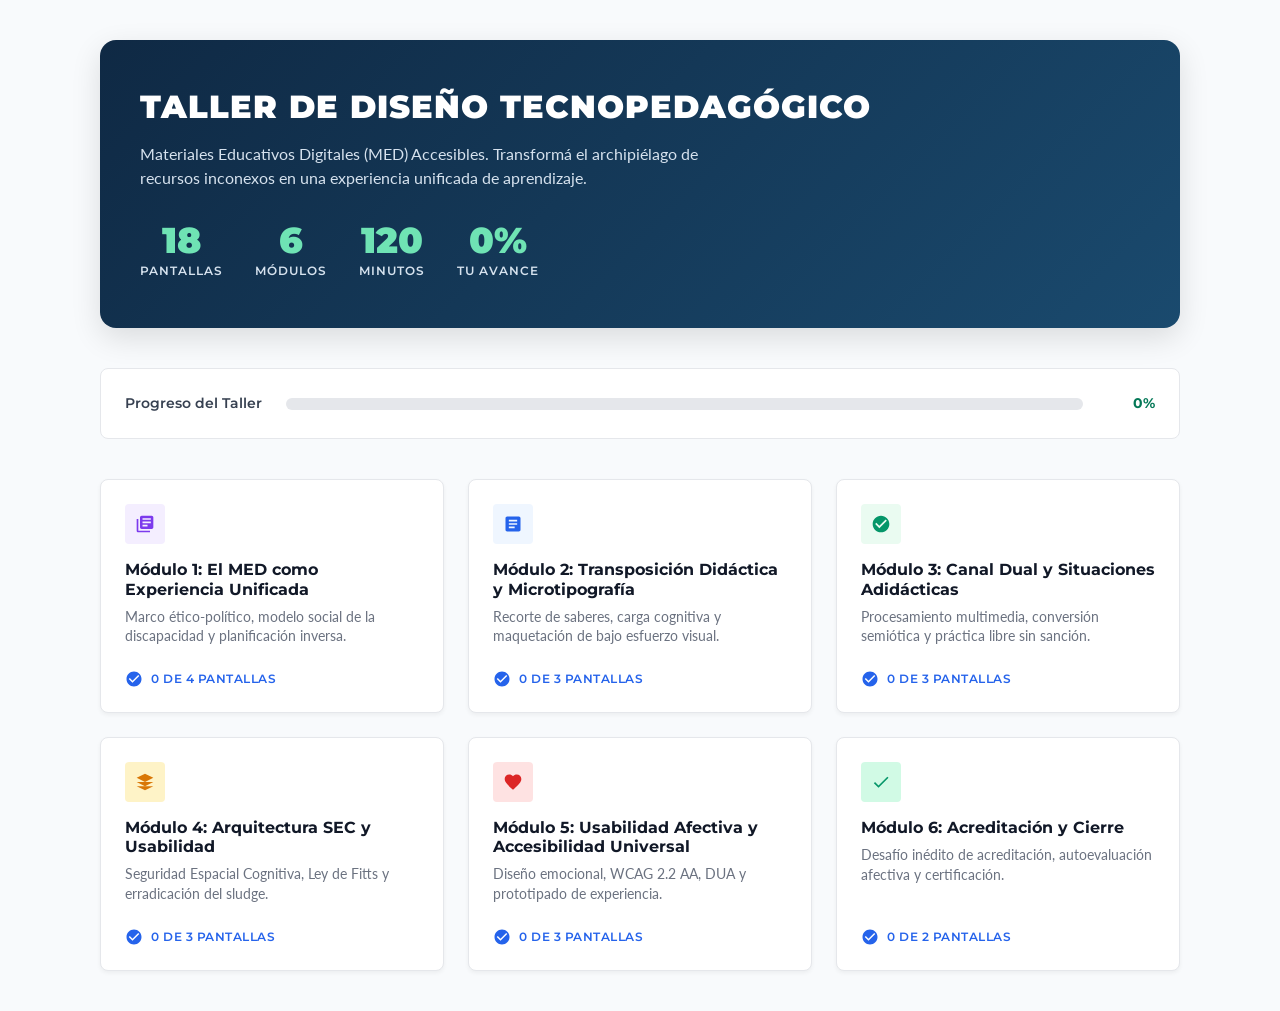
<file: index.html>
<!DOCTYPE html>
<html lang="es">
<head>
  <meta charset="UTF-8">
  <!--
    ============================================================================
    index.html - Hub de Inicio del Material Educativo Digital (MED)
    ============================================================================
  -->
  <meta name="viewport" content="width=device-width, initial-scale=1.0">
  <title>Taller MED - Inicio</title>
  <meta name="description" content="Taller de Diseño Tecnopedagógico de Materiales Educativos Digitales Accesibles">
  <link rel="preconnect" href="https://fonts.googleapis.com">
  <link rel="preconnect" href="https://fonts.gstatic.com" crossorigin>
  <link href="https://fonts.googleapis.com/css2?family=Montserrat:wght@300;600;900&family=Lato:wght@400;700&display=swap" rel="stylesheet">
  <link rel="stylesheet" href="css/estilos.css">
  <meta property="og:image" content="https://bolt.new/static/og_default.png">
  <meta name="twitter:card" content="summary_large_image">
  <meta name="twitter:image" content="https://bolt.new/static/og_default.png">
</head>
<body>

  <main class="contenedor-hub">
    <!-- Hero Banner destacado con métricas del taller -->
    <section class="hero-banner">
      <h1>Taller de Diseño Tecnopedagógico</h1>
      <p>Materiales Educativos Digitales (MED) Accesibles. Transformá el archipiélago de recursos inconexos en una experiencia unificada de aprendizaje.</p>
      <div class="hero-metricas">
        <div class="hero-metrica">
          <span class="hero-metrica-numero">18</span>
          <span class="hero-metrica-label">Pantallas</span>
        </div>
        <div class="hero-metrica">
          <span class="hero-metrica-numero">6</span>
          <span class="hero-metrica-label">Módulos</span>
        </div>
        <div class="hero-metrica">
          <span class="hero-metrica-numero">120</span>
          <span class="hero-metrica-label">Minutos</span>
        </div>
        <div class="hero-metrica">
          <span class="hero-metrica-numero" id="hero-progreso">0%</span>
          <span class="hero-metrica-label">Tu Avance</span>
        </div>
      </div>
    </section>

    <!-- Barra de progreso global del taller -->
    <section class="progreso-global" id="progreso-global" aria-label="Progreso global del taller">
      <span class="progreso-global-label">Progreso del Taller</span>
      <div class="progreso-global-bar">
        <div class="progreso-global-fill" id="progreso-global-fill" style="width: 0%"></div>
      </div>
      <span class="progreso-global-pct" id="progreso-global-pct">0%</span>
    </section>

    <!-- Fila de acciones: reanudar + reiniciar -->
    <div class="hub-reanudar" id="hub-reanudar" style="display: none; gap: 16px;">
      <button class="btn-reanudar" id="btn-reanudar">
        <svg class="icono" viewBox="0 0 24 24"><path d="M8 5v14l11-7z"/></svg>
        Reanudar donde quedé
      </button>
      <button class="btn-reiniciar" id="btn-reiniciar-hub">
        <svg class="icono" viewBox="0 0 24 24"><path d="M17.65 6.35C16.2 4.9 14.21 4 12 4c-4.42 0-7.99 3.58-7.99 8s3.57 8 7.99 8c3.73 0 6.84-2.55 7.73-6h-2.08c-.82 2.33-3.04 4-5.65 4-3.31 0-6-2.69-6-6s2.69-6 6-6c1.66 0 3.14.69 4.22 1.78L13 11h7V4l-2.35 2.35z"/></svg>
        Reiniciar todo
      </button>
    </div>

    <!-- Grilla de tarjetas de módulos -->
    <section class="hub-grid" id="hub-grid" aria-label="Módulos del taller">
    </section>

  </main>

  <!-- Modal genérico con botón de cierre X en esquina superior derecha -->
  <div class="modal-overlay" id="modal-overlay" role="dialog" aria-modal="true" aria-labelledby="modal-titulo">
    <div class="modal-contenido">
      <button class="modal-cerrar-x" id="modal-cerrar-x" aria-label="Cerrar modal">&times;</button>
      <h3 id="modal-titulo">Título del modal</h3>
      <div id="modal-cuerpo">
      </div>
      <div id="modal-botones"></div>
    </div>
  </div>

  <script src="js/datos.js"></script>
  <script src="js/progreso.js"></script>
</body>
</html>
</file>
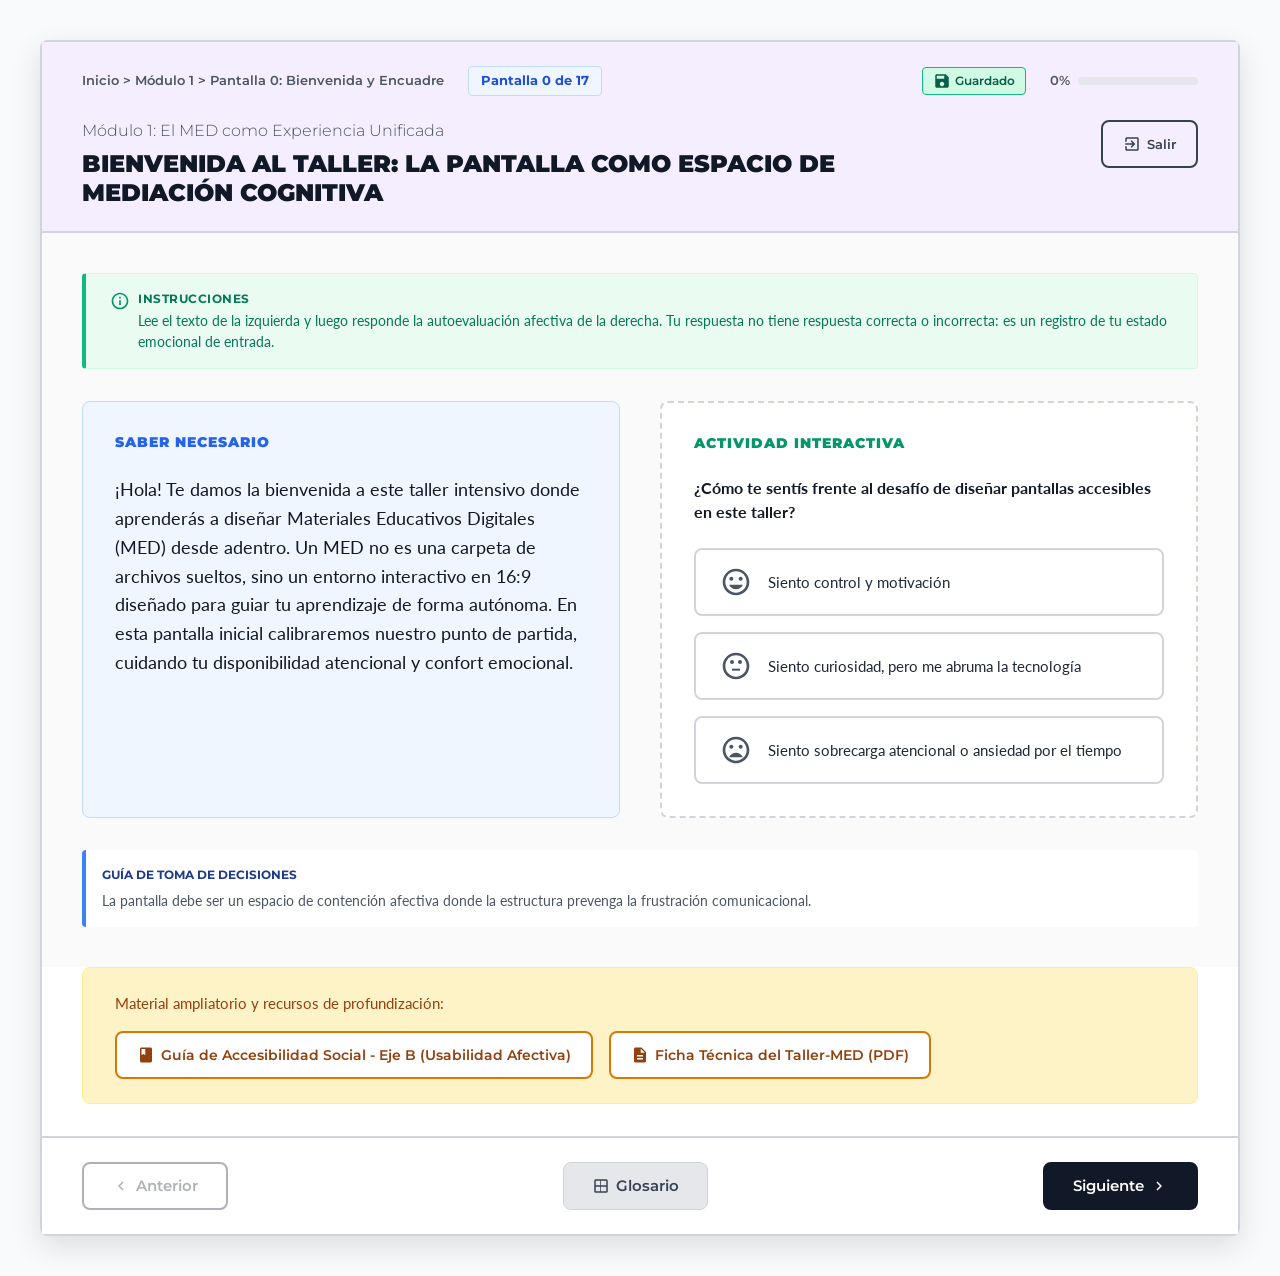
<file: pantalla.html>
<!DOCTYPE html>
<html lang="es">
<head>
  <meta charset="UTF-8">
  <meta name="viewport" content="width=device-width, initial-scale=1.0">
  <title>Pantalla - Taller MED</title>
  <meta name="description" content="Pantalla de contenido del taller de Materiales Educativos Digitales">
  <link rel="preconnect" href="https://fonts.googleapis.com">
  <link rel="preconnect" href="https://fonts.gstatic.com" crossorigin>
  <link href="https://fonts.googleapis.com/css2?family=Montserrat:wght@300;600;900&family=Lato:wght@400;700&display=swap" rel="stylesheet">
  <link rel="stylesheet" href="css/estilos.css">
</head>
<body>

  <main class="med-canvas contenedor-pantalla" id="med-canvas">

    <header class="banda-superior">
      <div class="meta-nav">
        <div class="meta-group">
          <span id="breadcrumbs">Inicio > ...</span>
          <span class="contador-pantalla" id="contador-pantalla">Pantalla 1 de 17</span>
        </div>
        <div class="meta-group">
          <span class="auto-save-badge" id="auto-save-badge">
            <svg class="icono" viewBox="0 0 24 24" width="14" height="14"><path d="M17 3H5c-1.11 0-2 .9-2 2v14c0 1.1.89 2 2 2h14c1.1 0 2-.9 2-2V7l-4-4zm-5 16c-1.66 0-3-1.34-3-3s1.34-3 3-3 3 1.34 3 3-1.34 3-3 3zm3-10H5V5h10v4z"/></svg>
            Guardado
          </span>
          <span class="progreso-bar">
            <span id="progreso-pantalla-pct">0%</span>
            <span class="progreso-bar-track">
              <span class="progreso-bar-fill" id="progreso-pantalla-fill" style="width: 0%"></span>
            </span>
          </span>
        </div>
      </div>
      <div class="header-content">
        <div class="title-group">
          <span class="modulo-tag" id="modulo-tag">Módulo ...</span>
          <h1 id="titulo-pantalla">Cargando...</h1>
        </div>
        <button class="btn-outline" id="btn-salir" aria-label="Volver al inicio">
          <svg class="icono" viewBox="0 0 24 24"><path d="M10.09 15.59L11.5 17l5-5-5-5-1.41 1.41L12.67 11H3v2h9.67l-2.58 2.59zM19 3H5c-1.11 0-2 .9-2 2v4h2V5h14v14H5v-4H3v4c0 1.1.89 2 2 2h14c1.1 0 2-.9 2-2V5c0-1.1-.9-2-2-2z"/></svg>
          Salir
        </button>
      </div>
    </header>

    <section class="sector-central">
      <!-- 1º Feedforward Ancho Completo -->
      <div class="caja-feedforward full-width" id="caja-feedforward">
        <svg viewBox="0 0 24 24"><path d="M11 17h2v-6h-2v6zm1-15C6.48 2 2 6.48 2 12s4.48 10 10 10 10-4.48 10-10S17.52 2 12 2zm0 18c-4.41 0-8-3.59-8-8s3.59-8 8-8 8 3.59 8 8-3.59 8-8 8zM11 9h2V7h-2v2z"/></svg>
        <div>
          <strong>Instrucciones</strong>
          <span id="feedforward-texto">...</span>
        </div>
      </div>

      <!-- 2º Doble columna adaptativa (sin roturas de ancho) -->
      <div class="columnas-wrapper">
        <article class="col-izquierda" id="col-izquierda">
          <h2>Saber Necesario</h2>
          <div class="caja-saber-necesario" id="texto-izquierda">
            Cargando contenido...
          </div>
          <!-- Contenedor inyectable exclusivo Pantalla 16 -->
          <div id="acreditacion-wrapper" style="display: none; width: 100%; margin-top: 24px;"></div>
        </article>

        <article class="col-derecha" id="col-derecha">
          <h2>Actividad Interactiva</h2>
          <div id="actividad-container">
            <p>Cargando actividad...</p>
          </div>
        </article>
      </div>

      <!-- 3º Guía (Abajo) -->
      <div class="nodo-guia full-width">
        <strong>Guía de Toma de Decisiones</strong>
        <span id="nodo-guia-texto">...</span>
      </div>
    </section>

    <section class="banda-ampliatorio" id="banda-ampliatorio">
      <span class="ampliatorio-text">Material ampliatorio y recursos de profundización:</span>
      <div class="cta-group" id="cta-group"></div>
    </section>

    <footer class="banda-inferior">
      <button class="btn-nav" id="btn-anterior" aria-label="Pantalla anterior">
        <svg class="icono" viewBox="0 0 24 24"><path d="M15.41 7.41L14 6l-6 6 6 6 1.41-1.41L10.83 12z"/></svg>
        Anterior
      </button>

      <button class="btn-glosario" id="btn-glosario" aria-label="Abrir glosario">
        <svg class="icono" viewBox="0 0 24 24"><path d="M5 3h14a2 2 0 0 1 2 2v14a2 2 0 0 1-2 2H5a2 2 0 0 1-2-2V5a2 2 0 0 1 2-2zm7 2v6h7V5h-7zm0 8v6h7v-6h-7zM5 5v6h6V5H5zm0 8v6h6v-6H5z"/></svg>
        Glosario
      </button>

      <button class="btn-nav-primary" id="btn-siguiente" aria-label="Pantalla siguiente">
        Siguiente
        <svg class="icono" viewBox="0 0 24 24"><path d="M8.59 16.59L13.17 12 8.59 7.41 10 6l6 6-6 6z"/></svg>
      </button>
    </footer>

  </main>

  <div class="modal-overlay" id="modal-overlay" role="dialog" aria-modal="true" aria-labelledby="modal-titulo">
    <div class="modal-contenido">
      <button class="modal-cerrar-x" id="modal-cerrar-x" aria-label="Cerrar modal">&times;</button>
      <h3 id="modal-titulo">Título del modal</h3>
      <div id="modal-cuerpo"></div>
      <div id="modal-botones"></div>
    </div>
  </div>

  <script src="js/datos.js"></script>
  <script src="js/actividades.js"></script>
  <script src="js/progreso.js"></script>
</body>
</html>
</file>
<file: css/estilos.css>
/* ============================================================================
   estilos.css - Hoja de estilos principal del Material Educativo Digital (MED)
   ============================================================================ */

:root {
  --primario-50: #EFF6FF; --primario-100: #DBEAFE; --primario-200: #BFDBFE; --primario-500: #3B82F6; --primario-600: #2563EB; --primario-700: #1D4ED8; --primario-900: #1E3A8A;
  --secundario-50: #F4EEFF; --secundario-100: #EDE9FE; --secundario-500: #8B5CF6; --secundario-600: #7C3AED; --secundario-900: #4C1D95;
  --acento-50: #EAFBF1; --acento-100: #D1FAE5; --acento-500: #10B981; --acento-600: #059669; --acento-700: #047857;
  --exito-50: #D1FAE5; --exito-500: #10B981; --exito-600: #059669; --exito-700: #065F46;
  --advertencia-50: #FEF3C7; --advertencia-100: #FEF08A; --advertencia-500: #F59E0B; --advertencia-600: #D97706; --advertencia-700: #92400E;
  --error-50: #FEE2E2; --error-100: #FECACA; --error-500: #EF4444; --error-600: #DC2626; --error-700: #991B1B;
  --neutro-0: #FFFFFF; --neutro-50: #FAFAFA; --neutro-100: #F8FAFC; --neutro-200: #E5E7EB; --neutro-300: #D1D5DB; --neutro-400: #9CA3AF; --neutro-500: #6B7280; --neutro-600: #4B5563; --neutro-700: #374151; --neutro-800: #1F2937; --neutro-900: #111827;
  --font-titulo: 'Montserrat', sans-serif; --font-cuerpo: 'Lato', sans-serif;
  --esp-1: 8px; --esp-2: 16px; --esp-3: 24px; --esp-4: 32px; --esp-5: 40px; --esp-6: 48px;
  --radio-sm: 4px; --radio-md: 8px; --radio-lg: 16px;
  --sombra-sm: 0 2px 4px rgba(0, 0, 0, 0.05); --sombra-md: 0 4px 12px rgba(0, 0, 0, 0.08); --sombra-lg: 0 10px 30px rgba(0, 0, 0, 0.12);
}

* { box-sizing: border-box; margin: 0; padding: 0; }
body { background-color: var(--neutro-100); color: var(--neutro-800); font-family: var(--font-cuerpo); font-size: 16px; line-height: 1.5; min-height: 100vh; display: flex; flex-direction: column; align-items: center; padding: var(--esp-5) var(--esp-2); }
.contenedor-hub { max-width: 1080px; width: 100%; }

.hero-banner { background: linear-gradient(135deg, #0F2944 0%, #1A4A6E 100%); border-radius: var(--radio-lg); padding: var(--esp-6) var(--esp-5); color: var(--neutro-0); margin-bottom: var(--esp-5); box-shadow: var(--sombra-lg); position: relative; overflow: hidden; }
.hero-banner h1 { font-weight: 900; font-size: 32px; color: var(--neutro-0); text-transform: uppercase; letter-spacing: 1px; margin-bottom: var(--esp-2); }
.hero-banner p { font-size: 16px; color: #D6E2EE; line-height: 1.5; max-width: 600px; margin-bottom: var(--esp-4); }
.hero-metricas { display: flex; gap: var(--esp-4); flex-wrap: wrap; }
.hero-metrica { display: flex; flex-direction: column; align-items: center; }
.hero-metrica-numero { font-family: var(--font-titulo); font-weight: 900; font-size: 36px; color: #6FE3B4; line-height: 1; }
.hero-metrica-label { font-family: var(--font-titulo); font-weight: 600; font-size: 12px; color: #D6E2EE; text-transform: uppercase; letter-spacing: 1px; margin-top: 4px; }

.contenedor-pantalla { max-width: 1200px; width: 100%; }
h1, h2, h3, h4 { font-family: var(--font-titulo); color: var(--neutro-900); line-height: 1.2; }
p { line-height: 1.5; }
*:focus-visible { outline: 3px solid var(--primario-500); outline-offset: 2px; border-radius: var(--radio-sm); }
.icono { width: 18px; height: 18px; fill: currentColor; vertical-align: middle; flex-shrink: 0; }
.icono-opcion { width: 24px; height: 24px; margin-right: 12px; display: inline-block; vertical-align: middle; flex-shrink: 0; }

.hub-header { text-align: center; margin-bottom: var(--esp-5); }
.hub-header h1 { font-weight: 900; font-size: 28px; color: var(--primario-900); margin-bottom: var(--esp-2); text-transform: uppercase; letter-spacing: 1px; }
.hub-header p { font-size: 15px; color: var(--neutro-600); line-height: 1.5; max-width: 700px; margin: 0 auto var(--esp-3); }

.progreso-global { background-color: var(--neutro-0); border: 1px solid var(--neutro-200); border-radius: var(--radio-md); padding: var(--esp-3); margin-bottom: var(--esp-5); display: flex; align-items: center; gap: var(--esp-3); }
.progreso-global-label { font-family: var(--font-titulo); font-weight: 600; font-size: 14px; color: var(--neutro-700); white-space: nowrap; }
.progreso-global-bar { flex: 1; height: 12px; background-color: var(--neutro-200); border-radius: 6px; overflow: hidden; }
.progreso-global-fill { height: 100%; background-color: var(--acento-500); border-radius: 6px; transition: width 0.5s ease; }
.progreso-global-pct { font-family: var(--font-titulo); font-weight: 700; font-size: 14px; color: var(--acento-700); min-width: 48px; text-align: right; }

.hub-grid { display: grid; grid-template-columns: repeat(auto-fill, minmax(300px, 1fr)); gap: var(--esp-3); }
.tarjeta-modulo { background-color: var(--neutro-0); border: 1px solid var(--neutro-200); border-radius: var(--radio-md); padding: var(--esp-3); display: flex; flex-direction: column; transition: all 0.2s ease; box-shadow: var(--sombra-sm); text-decoration: none; color: inherit; cursor: pointer; }
.tarjeta-modulo:hover { transform: translateY(-3px); box-shadow: var(--sombra-md); border-color: var(--primario-500); }
.tarjeta-icono { width: 40px; height: 40px; background-color: var(--primario-50); border-radius: var(--radio-sm); display: flex; align-items: center; justify-content: center; color: var(--primario-600); margin-bottom: var(--esp-2); }
.tarjeta-icono svg { width: 20px; height: 20px; fill: currentColor; }
.tarjeta-modulo.color-1 .tarjeta-icono { background-color: var(--secundario-50); color: var(--secundario-600); }
.tarjeta-modulo.color-2 .tarjeta-icono { background-color: var(--primario-50); color: var(--primario-600); }
.tarjeta-modulo.color-3 .tarjeta-icono { background-color: var(--acento-50); color: var(--acento-600); }
.tarjeta-modulo.color-4 .tarjeta-icono { background-color: var(--advertencia-50); color: var(--advertencia-600); }
.tarjeta-modulo.color-5 .tarjeta-icono { background-color: var(--error-50); color: var(--error-600); }
.tarjeta-modulo.color-6 .tarjeta-icono { background-color: var(--exito-50); color: var(--exito-600); }
.tarjeta-modulo h2 { font-weight: 700; font-size: 16px; margin-bottom: var(--esp-1); }
.tarjeta-modulo p { font-size: 14px; color: var(--neutro-500); line-height: 1.4; flex: 1; margin-bottom: var(--esp-3); }
.tarjeta-estado { display: flex; align-items: center; gap: var(--esp-1); font-family: var(--font-titulo); font-weight: 600; font-size: 12px; color: var(--primario-600); text-transform: uppercase; letter-spacing: 0.5px; margin-top: auto; }
.tarjeta-estado-completado { color: var(--exito-600); }
.hub-reanudar { display: flex; justify-content: center; margin-bottom: var(--esp-5); }
.btn-reanudar { background-color: var(--neutro-900); color: var(--neutro-0); border: 2px solid var(--neutro-900); font-family: var(--font-titulo); font-weight: 700; font-size: 15px; padding: 14px 32px; border-radius: var(--radio-md); cursor: pointer; display: flex; align-items: center; gap: var(--esp-1); transition: all 0.2s; min-height: 48px; }
.btn-reanudar:hover { background-color: var(--neutro-700); }

/* --- CORRECCIÓN LAYOUT GENERAL --- */
.med-canvas { 
  background-color: var(--neutro-0); 
  width: 100%; 
  max-width: 1200px; 
  border: 2px solid var(--neutro-300); 
  border-radius: var(--radio-md); 
  box-shadow: var(--sombra-lg); 
  display: flex; 
  flex-direction: column; 
}

.banda-superior { background-color: var(--secundario-50); border-bottom: 2px solid var(--neutro-300); padding: var(--esp-3) var(--esp-5); flex-shrink: 0; }
.meta-nav { display: flex; justify-content: space-between; align-items: center; font-family: var(--font-titulo); font-weight: 600; font-size: 13px; color: var(--neutro-600); margin-bottom: var(--esp-3); flex-wrap: wrap; gap: var(--esp-2); }
.meta-group { display: flex; align-items: center; gap: var(--esp-3); flex-wrap: wrap; }
.auto-save-badge { background-color: var(--exito-50); color: var(--exito-700); padding: 4px 10px; border-radius: var(--radio-sm); font-size: 12px; display: flex; align-items: center; border: 1px solid var(--exito-500); gap: 4px; }
.progreso-bar { display: inline-flex; align-items: center; gap: var(--esp-1); }
.progreso-bar-track { width: 120px; height: 8px; background-color: var(--neutro-200); border-radius: 4px; overflow: hidden; }
.progreso-bar-fill { height: 100%; background-color: var(--acento-500); border-radius: 4px; transition: width 0.5s ease; }
.header-content { display: flex; justify-content: space-between; align-items: flex-start; gap: var(--esp-3); }
.title-group { display: flex; flex-direction: column; gap: var(--esp-1); max-width: 75%; }
.title-group h1 { font-weight: 900; font-size: 24px; color: var(--neutro-900); text-transform: uppercase; }
.title-group .modulo-tag { font-family: var(--font-titulo); font-weight: 300; font-size: 16px; color: var(--neutro-600); line-height: 1.4; }
.btn-outline { font-family: var(--font-titulo); font-weight: 600; border: 2px solid var(--neutro-700); background-color: transparent; padding: 10px 20px; border-radius: var(--radio-md); cursor: pointer; display: flex; align-items: center; gap: 6px; color: var(--neutro-700); transition: all 0.2s; min-height: 48px; white-space: nowrap; }
.btn-outline:hover { background-color: var(--neutro-200); }

/* --- CORRECCIÓN COLUMNAS CENTRALES (FLEX WRAP Y BASES ROBUSTAS) --- */
.sector-central { 
  display: flex; 
  flex-direction: column; 
  padding: var(--esp-5); 
  gap: var(--esp-4); 
  background-color: var(--neutro-50); 
  flex-grow: 1; 
  min-height: 400px;
}
.full-width { width: 100%; }

.columnas-wrapper { 
  display: flex; 
  gap: var(--esp-5); 
  width: 100%; 
  flex-wrap: wrap; /* CRÍTICO: Previene que se rompa el layout */
}

.col-izquierda { 
  flex: 1 1 calc(50% - 20px);
  min-width: 320px; 
  background-color: var(--primario-50); 
  border: 1px solid var(--primario-200); 
  border-radius: var(--radio-md); 
  padding: var(--esp-4); 
  display: flex; 
  flex-direction: column; 
  gap: var(--esp-3); 
}

.col-derecha { 
  flex: 1 1 calc(50% - 20px);
  min-width: 280px; 
  background-color: var(--neutro-0); 
  border: 2px dashed var(--neutro-300); 
  border-radius: var(--radio-md); 
  padding: var(--esp-4); 
  display: flex; 
  flex-direction: column; 
}

.col-izquierda h2 { font-weight: 900; font-size: 14px; text-transform: uppercase; letter-spacing: 1px; color: var(--primario-600); }
.col-derecha h2 { font-weight: 900; font-size: 14px; text-transform: uppercase; letter-spacing: 1px; color: var(--acento-600); margin-bottom: var(--esp-3); }
.caja-saber-necesario { font-family: var(--font-cuerpo); font-weight: 400; font-size: 18px; line-height: 1.6; text-align: left; color: var(--neutro-900); max-width: 70ch; }
.caja-saber-necesario strong { font-weight: 700; color: var(--neutro-900); }
.texto-lectura { font-family: var(--font-cuerpo); font-weight: 400; font-size: 16px; line-height: 1.5; text-align: left; color: var(--neutro-800); max-width: 65ch; }
.texto-lectura strong { font-weight: 700; color: var(--neutro-900); }
.nodo-guia { background-color: var(--neutro-0); border-left: 4px solid var(--primario-500); padding: var(--esp-2); border-radius: var(--radio-sm); font-size: 14px; color: var(--neutro-600); line-height: 1.5; margin-top: auto; }
.nodo-guia strong { color: var(--primario-900); font-family: var(--font-titulo); text-transform: uppercase; font-size: 12px; display: block; margin-bottom: 6px; }

.banda-ampliatorio { margin: 0 var(--esp-5) var(--esp-4) var(--esp-5); padding: var(--esp-3) var(--esp-4); background-color: var(--advertencia-50); border: 1px solid var(--advertencia-100); border-radius: var(--radio-md); display: flex; justify-content: space-between; align-items: center; flex-wrap: wrap; gap: var(--esp-2); flex-shrink: 0; }
.ampliatorio-text { font-family: var(--font-cuerpo); font-size: 15px; color: var(--advertencia-700); }
.cta-group { display: flex; gap: var(--esp-2); flex-wrap: wrap; }
.btn-cta { font-family: var(--font-titulo); font-weight: 600; display: flex; align-items: center; gap: 6px; background-color: var(--neutro-0); border: 2px solid var(--advertencia-600); color: var(--advertencia-700); padding: 12px 20px; border-radius: var(--radio-md); font-size: 14px; cursor: pointer; transition: all 0.2s; min-height: 48px; }
.btn-cta:hover { background-color: var(--advertencia-50); }

.banda-inferior { background-color: var(--neutro-0); border-top: 2px solid var(--neutro-300); padding: var(--esp-3) var(--esp-5); display: flex; justify-content: space-between; align-items: center; gap: var(--esp-2); flex-wrap: wrap; flex-shrink: 0; }
.btn-nav, .btn-glosario, .btn-nav-primary { font-family: var(--font-titulo); font-weight: 600; display: flex; align-items: center; gap: 6px; padding: 12px 28px; border-radius: var(--radio-md); font-size: 15px; cursor: pointer; min-height: 48px; transition: all 0.2s; }
.btn-nav { border: 2px solid var(--neutro-700); background-color: var(--neutro-0); color: var(--neutro-700); }
.btn-nav:hover { background-color: var(--neutro-100); }
.btn-nav:disabled { opacity: 0.4; cursor: not-allowed; }
.btn-nav-primary { background-color: var(--neutro-900); color: var(--neutro-0); border: 2px solid var(--neutro-900); }
.btn-nav-primary:hover { background-color: var(--neutro-700); }
.btn-glosario { background-color: var(--neutro-200); border: 1px solid var(--neutro-300); color: var(--neutro-700); }
.btn-glosario:hover { background-color: var(--neutro-300); }

.modal-overlay { display: none; position: fixed; top: 0; left: 0; width: 100%; height: 100%; background-color: rgba(0, 0, 0, 0.5); z-index: 1000; justify-content: center; align-items: center; padding: var(--esp-2); }
.modal-overlay.activo { display: flex; }
.modal-contenido { position: relative; background-color: var(--neutro-0); border-radius: var(--radio-lg); padding: var(--esp-5); max-width: 600px; width: 100%; max-height: 80vh; overflow-y: auto; box-shadow: var(--sombra-lg); }
.modal-contenido h3 { font-weight: 900; font-size: 20px; margin-bottom: var(--esp-3); color: var(--neutro-900); }

.actividad-enunciado { font-size: 16px; font-weight: 700; color: var(--neutro-900); line-height: 1.5; margin-bottom: var(--esp-3); }
.opcion-lista { display: flex; flex-direction: column; gap: var(--esp-3); }
.opcion-item { display: flex; align-items: flex-start; gap: var(--esp-2); padding: var(--esp-3); border: 2px solid var(--neutro-300); border-radius: var(--radio-md); cursor: pointer; transition: all 0.2s; min-height: 56px; background-color: var(--neutro-0); }
.opcion-item:hover { border-color: var(--primario-500); background-color: var(--primario-50); }
.opcion-item.seleccionada { border-color: var(--primario-600); background-color: var(--primario-50); }
.opcion-item.correcta { border-color: var(--exito-500); background-color: var(--exito-50); }
.opcion-item.incorrecta { border-color: var(--error-500); background-color: var(--error-50); }
.opcion-radio { width: 20px; height: 20px; border: 2px solid var(--neutro-400); border-radius: 50%; flex-shrink: 0; margin-top: 2px; position: relative; transition: all 0.2s; }
.opcion-item.seleccionada .opcion-radio { border-color: var(--primario-600); }
.opcion-item.seleccionada .opcion-radio::after { content: ''; position: absolute; top: 50%; left: 50%; transform: translate(-50%, -50%); width: 10px; height: 10px; background-color: var(--primario-600); border-radius: 50%; }
.opcion-item.correcta .opcion-radio { border-color: var(--exito-500); background-color: var(--exito-500); }
.opcion-item.correcta .opcion-radio::after { content: '✓'; position: absolute; top: 50%; left: 50%; transform: translate(-50%, -50%); color: var(--neutro-0); font-size: 14px; font-weight: 700; }
.opcion-item.incorrecta .opcion-radio { border-color: var(--error-500); background-color: var(--error-500); }
.opcion-item.incorrecta .opcion-radio::after { content: '✕'; position: absolute; top: 50%; left: 50%; transform: translate(-50%, -50%); color: var(--neutro-0); font-size: 14px; font-weight: 700; }
.opcion-texto { font-size: 15px; line-height: 1.5; color: var(--neutro-800); }

.feedback-panel { display: none; background-color: var(--advertencia-50); border-left: 4px solid var(--advertencia-500); padding: var(--esp-2) var(--esp-3); border-radius: var(--radio-sm); font-size: 14px; color: var(--advertencia-700); line-height: 1.5; margin-top: var(--esp-3); gap: var(--esp-2); }
.btn-validar, .btn-reintentar, .btn-modal-confirmar, .btn-modal-cancelar { min-height: 56px; margin-top: var(--esp-4); font-family: var(--font-titulo); font-weight: 700; font-size: 15px; border-radius: var(--radio-md); cursor: pointer; transition: all 0.2s; border: none; padding: 14px 32px; }
.btn-validar { background-color: var(--acento-500); color: var(--neutro-0); }
.btn-validar:hover { background-color: var(--acento-600); }
.btn-validar:disabled { opacity: 0.5; cursor: not-allowed; }

.sam-widget { display: flex; flex-direction: column; gap: var(--esp-2); }
.sam-opcion { display: flex; align-items: center; gap: var(--esp-2); padding: var(--esp-2) var(--esp-3); border: 2px solid var(--neutro-300); border-radius: var(--radio-md); cursor: pointer; transition: all 0.2s; min-height: 56px; background-color: var(--neutro-0); }
.sam-opcion:hover { border-color: var(--primario-500); background-color: var(--primario-50); }
.sam-emoji { font-size: 28px; flex-shrink: 0; }
.sam-texto { font-size: 15px; color: var(--neutro-800); line-height: 1.4; }

.simulador-carga { background-color: var(--neutro-50); border: 1px solid var(--neutro-200); border-radius: var(--radio-md); padding: var(--esp-3); margin-bottom: var(--esp-3); }
.simulador-visor { background-color: var(--neutro-900); border-radius: var(--radio-md); padding: var(--esp-3); margin-bottom: var(--esp-2); color: var(--neutro-0); }
.simulador-barras { display: flex; flex-direction: column; gap: var(--esp-1); }
.simulador-barra { display: flex; align-items: center; gap: var(--esp-2); }
.simulador-barra-label { font-size: 13px; font-family: var(--font-titulo); font-weight: 600; min-width: 120px; color: var(--neutro-0); }
.simulador-barra-track { flex: 1; height: 16px; background-color: var(--neutro-700); border-radius: 8px; overflow: hidden; }
.simulador-barra-fill { height: 100%; border-radius: 8px; transition: width 0.6s ease; }
.simulador-barra-fill.extraña { background-color: var(--error-500); }
.simulador-barra-fill.germana { background-color: var(--exito-500); }
.simulador-barra-pct { font-size: 13px; font-family: var(--font-titulo); font-weight: 700; min-width: 40px; text-align: right; color: var(--neutro-0); }
.btn-depurar { background-color: var(--primario-600); color: var(--neutro-0); border: none; padding: 12px 24px; border-radius: var(--radio-md); font-family: var(--font-titulo); font-weight: 600; font-size: 14px; cursor: pointer; min-height: 48px; width: 100%; margin-top: var(--esp-2); transition: all 0.2s; }
.btn-depurar:hover { background-color: var(--primario-700); }

.simulador-tipo { background-color: var(--neutro-50); border: 1px solid var(--neutro-200); border-radius: var(--radio-md); padding: var(--esp-3); margin-bottom: var(--esp-3); }
.simulador-tipo-caja { background-color: var(--neutro-0); border: 1px solid var(--neutro-300); border-radius: var(--radio-sm); padding: var(--esp-3); margin-bottom: var(--esp-2); font-size: 15px; line-height: 1.5; color: var(--neutro-800); transition: all 0.3s; }
.simulador-tipo-caja.justificado { text-align: justify; max-width: 100%; }
.simulador-tipo-caja.izquierda { text-align: left; max-width: 65ch; }
.simulador-tipo-alerta { background-color: var(--error-50); border: 1px dashed var(--error-500); border-radius: var(--radio-sm); padding: var(--esp-2); font-size: 13px; color: var(--error-700); display: none; margin-bottom: var(--esp-2); }
.simulador-tipo-alerta.activo { display: block; }
.btn-toggle-tipo { background-color: var(--neutro-200); border: 1px solid var(--neutro-300); color: var(--neutro-700); padding: 10px 20px; border-radius: var(--radio-md); font-family: var(--font-titulo); font-weight: 600; font-size: 13px; cursor: pointer; min-height: 48px; transition: all 0.2s; }
.btn-toggle-tipo:hover { background-color: var(--neutro-300); }
.btn-toggle-tipo.activo { background-color: var(--primario-600); color: var(--neutro-0); border-color: var(--primario-600); }

.acreditacion-casos { display: flex; flex-direction: column; gap: var(--esp-3); }
.acreditacion-caso { background-color: var(--neutro-50); border: 1px solid var(--neutro-200); border-radius: var(--radio-md); padding: var(--esp-3); }
.acreditacion-caso h4 { font-family: var(--font-titulo); font-weight: 700; font-size: 14px; color: var(--primario-600); margin-bottom: var(--esp-1); text-transform: uppercase; }
.acreditacion-caso .caso-enunciado { font-size: 15px; color: var(--neutro-800); margin-bottom: var(--esp-2); line-height: 1.5; }
.acreditacion-caso .opcion-lista { gap: var(--esp-1); }
.acreditacion-caso .opcion-item { padding: var(--esp-1) var(--esp-2); font-size: 14px; }
.acreditacion-resultado { display: none; background-color: var(--exito-50); border: 2px solid var(--exito-500); border-radius: var(--radio-md); padding: var(--esp-3); margin-top: var(--esp-3); text-align: center; }
.acreditacion-resultado.activo { display: block; }
.acreditacion-resultado h3 { color: var(--exito-700); font-weight: 900; margin-bottom: var(--esp-1); }

.glosario-lista { display: flex; flex-direction: column; gap: var(--esp-2); max-height: 60vh; overflow-y: auto; }
.glosario-item { border-bottom: 1px solid var(--neutro-200); padding-bottom: var(--esp-2); }
.glosario-item dt { font-family: var(--font-titulo); font-weight: 700; font-size: 15px; color: var(--primario-900); margin-bottom: 4px; }
.glosario-item dd { font-size: 14px; color: var(--neutro-600); line-height: 1.5; }

.badge-completado { display: inline-flex; align-items: center; gap: 4px; background-color: var(--exito-50); color: var(--exito-700); padding: 4px 10px; border-radius: var(--radio-sm); font-size: 12px; font-family: var(--font-titulo); font-weight: 600; border: 1px solid var(--exito-500); margin-bottom: var(--esp-2); }

.caja-feedforward { background-color: var(--acento-50); border: 1px solid var(--acento-100); border-left: 4px solid var(--acento-500); border-radius: var(--radio-sm); padding: var(--esp-2) var(--esp-3); font-size: 14px; color: var(--acento-700); line-height: 1.5; display: flex; align-items: flex-start; gap: var(--esp-1); }
.caja-feedforward svg { width: 20px; height: 20px; fill: var(--acento-600); flex-shrink: 0; margin-top: 1px; }
.caja-feedforward strong { font-family: var(--font-titulo); font-weight: 700; text-transform: uppercase; font-size: 12px; letter-spacing: 0.5px; display: block; margin-bottom: 2px; }
.contador-pantalla { font-family: var(--font-titulo); font-weight: 700; font-size: 13px; color: var(--primario-700); background-color: var(--primario-50); padding: 4px 12px; border-radius: var(--radio-sm); border: 1px solid var(--primario-200); white-space: nowrap; }

.btn-reiniciar { font-family: var(--font-titulo); font-weight: 600; font-size: 13px; background-color: transparent; border: 1px solid var(--error-500); color: var(--error-600); padding: 10px 20px; border-radius: var(--radio-md); cursor: pointer; min-height: 48px; display: flex; align-items: center; gap: 6px; transition: all 0.2s; }
.btn-reiniciar:hover { background-color: var(--error-50); }

.modal-cerrar-x { position: absolute; top: var(--esp-2); right: var(--esp-2); width: 40px; height: 40px; border: none; background-color: var(--neutro-100); color: var(--neutro-700); border-radius: 50%; font-size: 22px; font-weight: 700; cursor: pointer; display: flex; align-items: center; justify-content: center; line-height: 1; transition: all 0.2s; z-index: 10; }
.modal-cerrar-x:hover { background-color: var(--neutro-200); color: var(--neutro-900); }

/* CORRECCIÓN: Separación y centrado de botones en Modales */
#modal-botones { 
  display: flex; 
  gap: 24px; 
  justify-content: center; 
  margin-top: var(--esp-5); 
  flex-wrap: wrap; 
}
.btn-modal-confirmar { background-color: var(--primario-600); color: var(--neutro-0); }
.btn-modal-confirmar:hover { background-color: var(--primario-700); }
.btn-modal-cancelar { background-color: transparent; color: var(--neutro-700); border: 2px solid var(--neutro-300); }
.btn-modal-cancelar:hover { background-color: var(--neutro-100); }
.btn-reintentar { background-color: var(--advertencia-500); color: var(--neutro-0); display: flex; align-items: center; gap: var(--esp-1); }
.btn-reintentar:hover { background-color: var(--advertencia-600); }

.modal-contenido.modal-exito { border-top: 4px solid var(--exito-500); }
.modal-contenido.modal-error { border-top: 4px solid var(--error-500); }
.modal-contenido.modal-info { border-top: 4px solid var(--primario-500); }
.modal-contenido.modal-exito h3 { color: var(--exito-700); }
.modal-contenido.modal-error h3 { color: var(--error-700); }
.modal-contenido.modal-info h3 { color: var(--primario-700); }
.sam-icono-svg { width: 32px; height: 32px; flex-shrink: 0; }
.sam-icono-svg svg { width: 100%; height: 100%; fill: var(--neutro-600); }
.sam-opcion.seleccionada .sam-icono-svg svg { fill: var(--primario-600); }

@media (max-width: 900px) {
  .columnas-wrapper { flex-direction: column; }
  .col-izquierda, .col-derecha { min-width: 100%; max-width: 100%; flex: 1; }
  .header-content { flex-direction: column; }
  .title-group { max-width: 100%; }
  .banda-ampliatorio { flex-direction: column; align-items: flex-start; }
  .banda-inferior { justify-content: center; }
}
@media (max-width: 600px) {
  body { padding: var(--esp-2) var(--esp-1); }
  .title-group h1 { font-size: 20px; }
  .banda-superior, .sector-central, .banda-inferior { padding: var(--esp-3); }
  .banda-ampliatorio { margin: 0 var(--esp-3) var(--esp-3) var(--esp-3); }
  .meta-nav { font-size: 12px; }
  .hub-grid { grid-template-columns: 1fr; }
}
</file>
